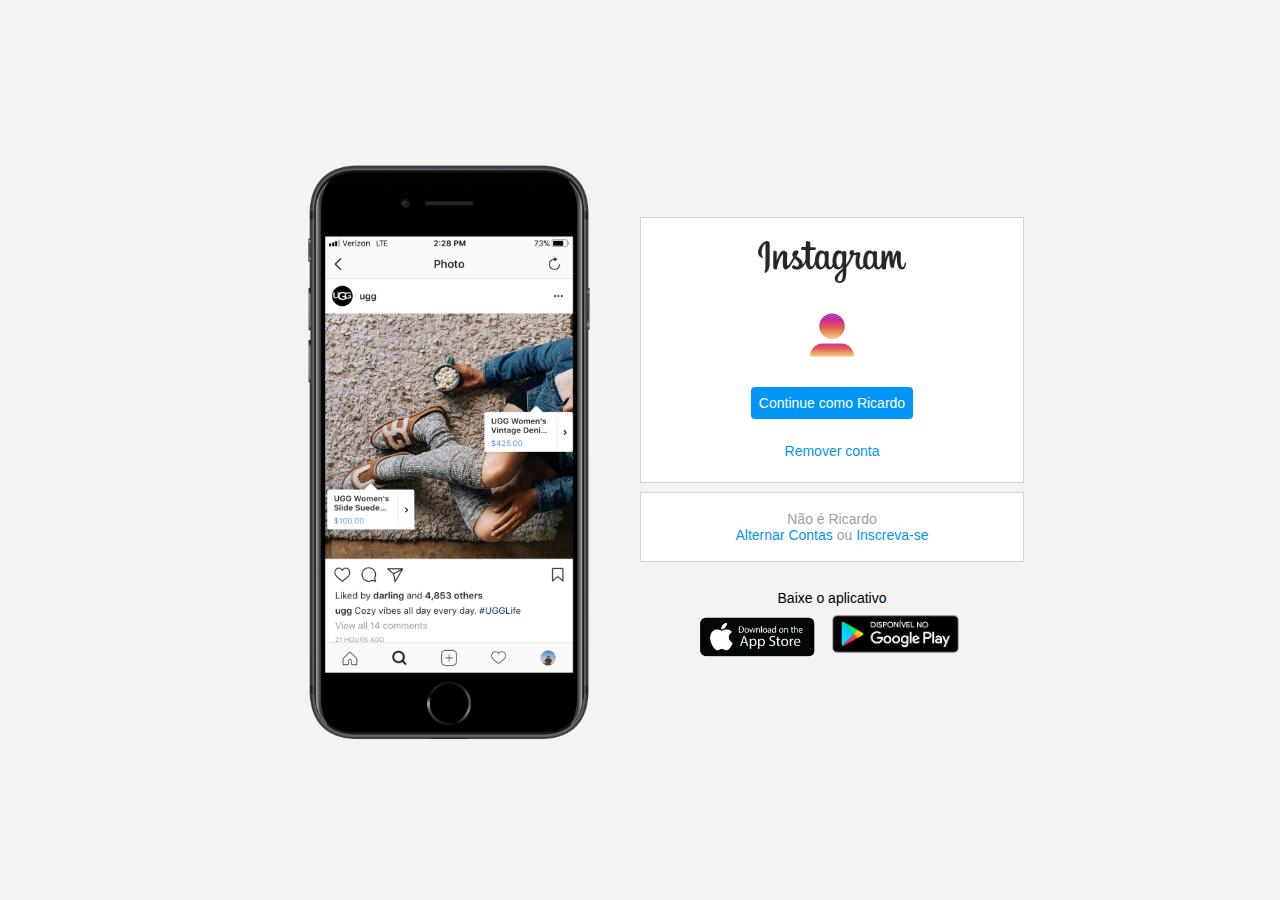
<file: Tela do Instagram/index.html>
<!DOCTYPE html>
<html lang="pt-br">

<head>
  <meta charset="UTF-8">
  <link rel="stylesheet" type="text/css" href="style.css" />
  <title>Instagram</title>
</head>

<body>
  <div class="instagram-wrapper">
    <!-- Primeira coluna -->
    <div class="instagram-phone">
      <img src="img/tela-instagram.png" alt="celular">
    </div>

    <!-- Segunda coluna -->
    <div class="instagram-continue">
      <div class="group">
        <img src="img/instagram-logo.png" class="instagram-logo" alt="Instagram logo">
        <div class="profile-foto">
          <img src="img/perfil-instagram.png" alt="foto de perfil">
        </div>
        <a href="#" class="instagram-loguin">Continue como Ricardo</a>
        <a href="#" class="instagram-logout">Remover conta</a>
      </div>

      <div class="group">
        <p class="not-account">Não é Ricardo</p>
        <p class="not-account">
          <spam class="link-blue">Alternar Contas</spam>
          ou
          <spam class="link-blue">Inscreva-se</spam>
        </p>
      </div>

      <div class="get-the-app">
        <p class="get-app">Baixe o aplicativo</p>
        <div class="download">
          <img src="img/pngwave.png" alt="Ios" id="ios" onclick="openIos()">
          <img src="img/google-play-badge.png" alt="google" id="google" onclick="openGoggleplay()">
        </div>

      </div>
    </div>
  </div>
</body>

</html>
</file>
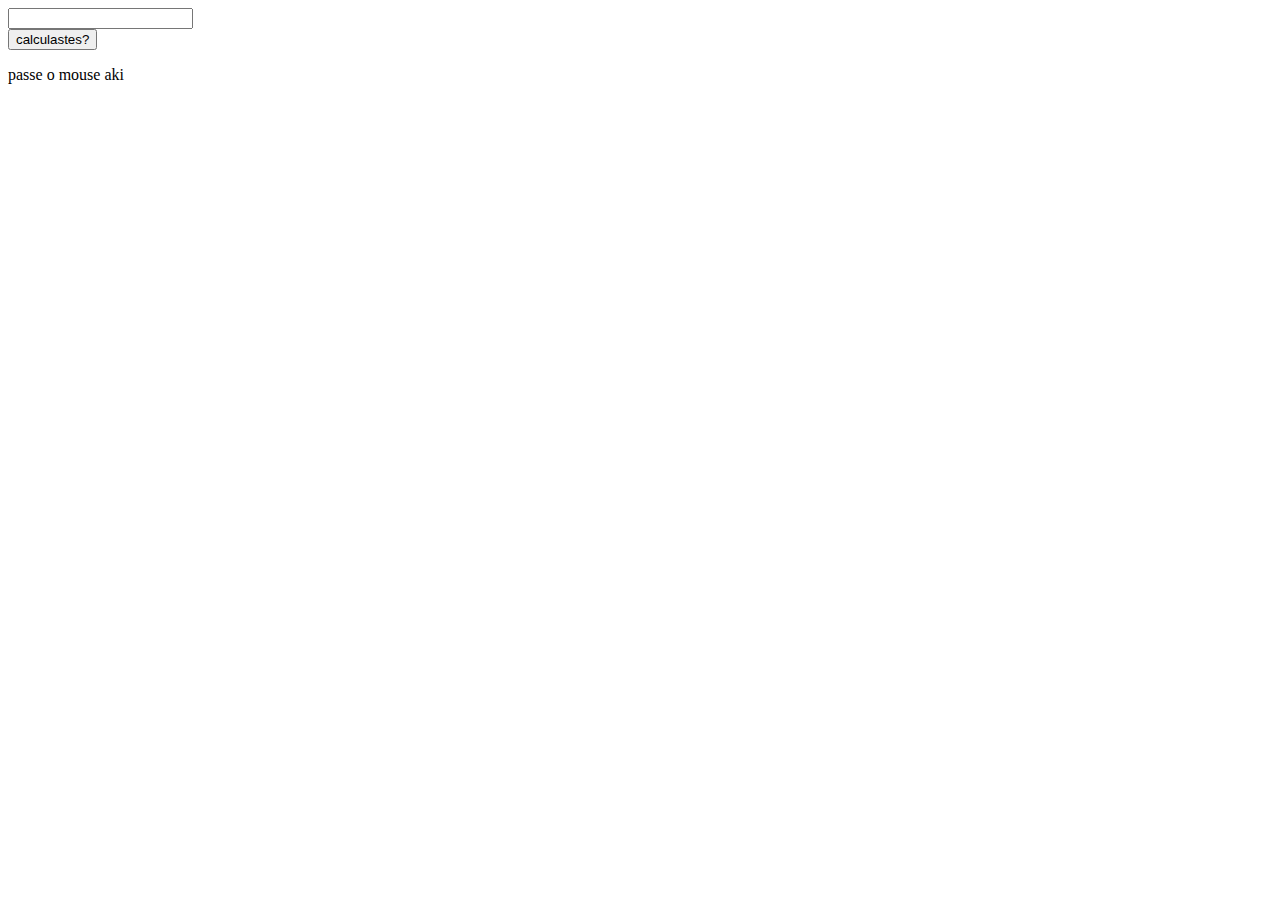
<file: JavaScript/aula_javascript/index.html>
<!DOCTYPE html>
<html lang="pt-br">

<head>
  <title>Introdução ao JavaScritp</title>
  <meta charset="UTF-8" />
  <script type="text/javascript" src="js/main.js"></script>
</head>

<body>
  <form>
    <input type="number" id="idade">
  </form>
  <button type="button" onclick="validaIdade()"> calculastes? </button>

  <p id="agradecimento" onmouseover="trocar(this)" onmouseout="voltar(this)">passe o mouse aki</p>
</body>

</html>
</file>
<file: Tela do Instagram/style.css>
* {
  padding: 0;
  margin: 0;
  box-sizing: border-box;
  text-decoration: none;
  font-family: sans-serif;
  font-size: 14px;
}

body {
  width: 100%;
  min-height: 100vh;
  background-color:rgb(243, 243, 243);
  margin: 0;
  padding: 0;
  display: flex;
  justify-content: center;
}

.instagram-wrapper {
  display: flex;
  align-items: center;
  justify-content: start;
  width: 60%;
  height: 100vh;
}

.instagram-phone {
  display: flex;
  align-items: center;
  justify-content: center;
  width: 50%;
}

.instagram-phone img {
  height: 50rem;
}

.instagram-continue{
  display: flex;
  align-items: center;
  justify-content: space-around;
  flex-direction: column;
  width: 50%;
  min-height: 34rem;
}

.group{
  display: flex;
  justify-content: space-around;
  align-items: center;
  flex-direction: column;
  background-color: white;
  width: 100%;
  padding: 1.3rem 0;
  border: 1px solid lightgray;
}

.group:nth-child(1){
  min-height: 19rem;
}

.instagram-logo{
  height: 3rem;
}

.profile-foto{
  display: flex;
  justify-content: center;
  align-items: center;
  border-radius: 50%;
  overflow: hidden;
}

.profile-foto img{
  height: 6rem;
}

.instagram-loguin{
  background-color: #0095f6;
  color: #ffffff;
  padding: 8px;
  border-radius: 4px;
}

.instagram-logout{
  color: #0095f6;
  margin-top: 1rem;
}

.not-account{
  color: rgb(160, 160, 160);
}

.link-blue{
  color: #0095f6;
}

.get-the-app{
  display: flex;
  flex-direction: column;
  align-items: center;
  justify-content: center;
  width: 100%;
  padding: 1.3rem 0;
}

.donwload{
  display: flex;
  width: 100%;
  justify-content: space-evenly;
  align-items: center;
  padding: 1rem;

}

.app-download{
  height: 3rem;
  width: 10rem;
  background-size: cover;
}

#ios{
  height: 3.5rem;
}

#google{
  height: 4rem;
}

/* media queries */

@media (max-width: 1024px){
  .instagram-wrapper{
    width: 90%;
  }
}

@media (max-width: 650px){
  body{
    background-color: #ffffff;
  }

  .group{
    border: none;
  }

  .instagram-wrapper{
    width: 90%;
  }

  .instagram-phone{
    display: none;
  }

  .instagram-continue{
    width: 100%;
  }
}
</file>
